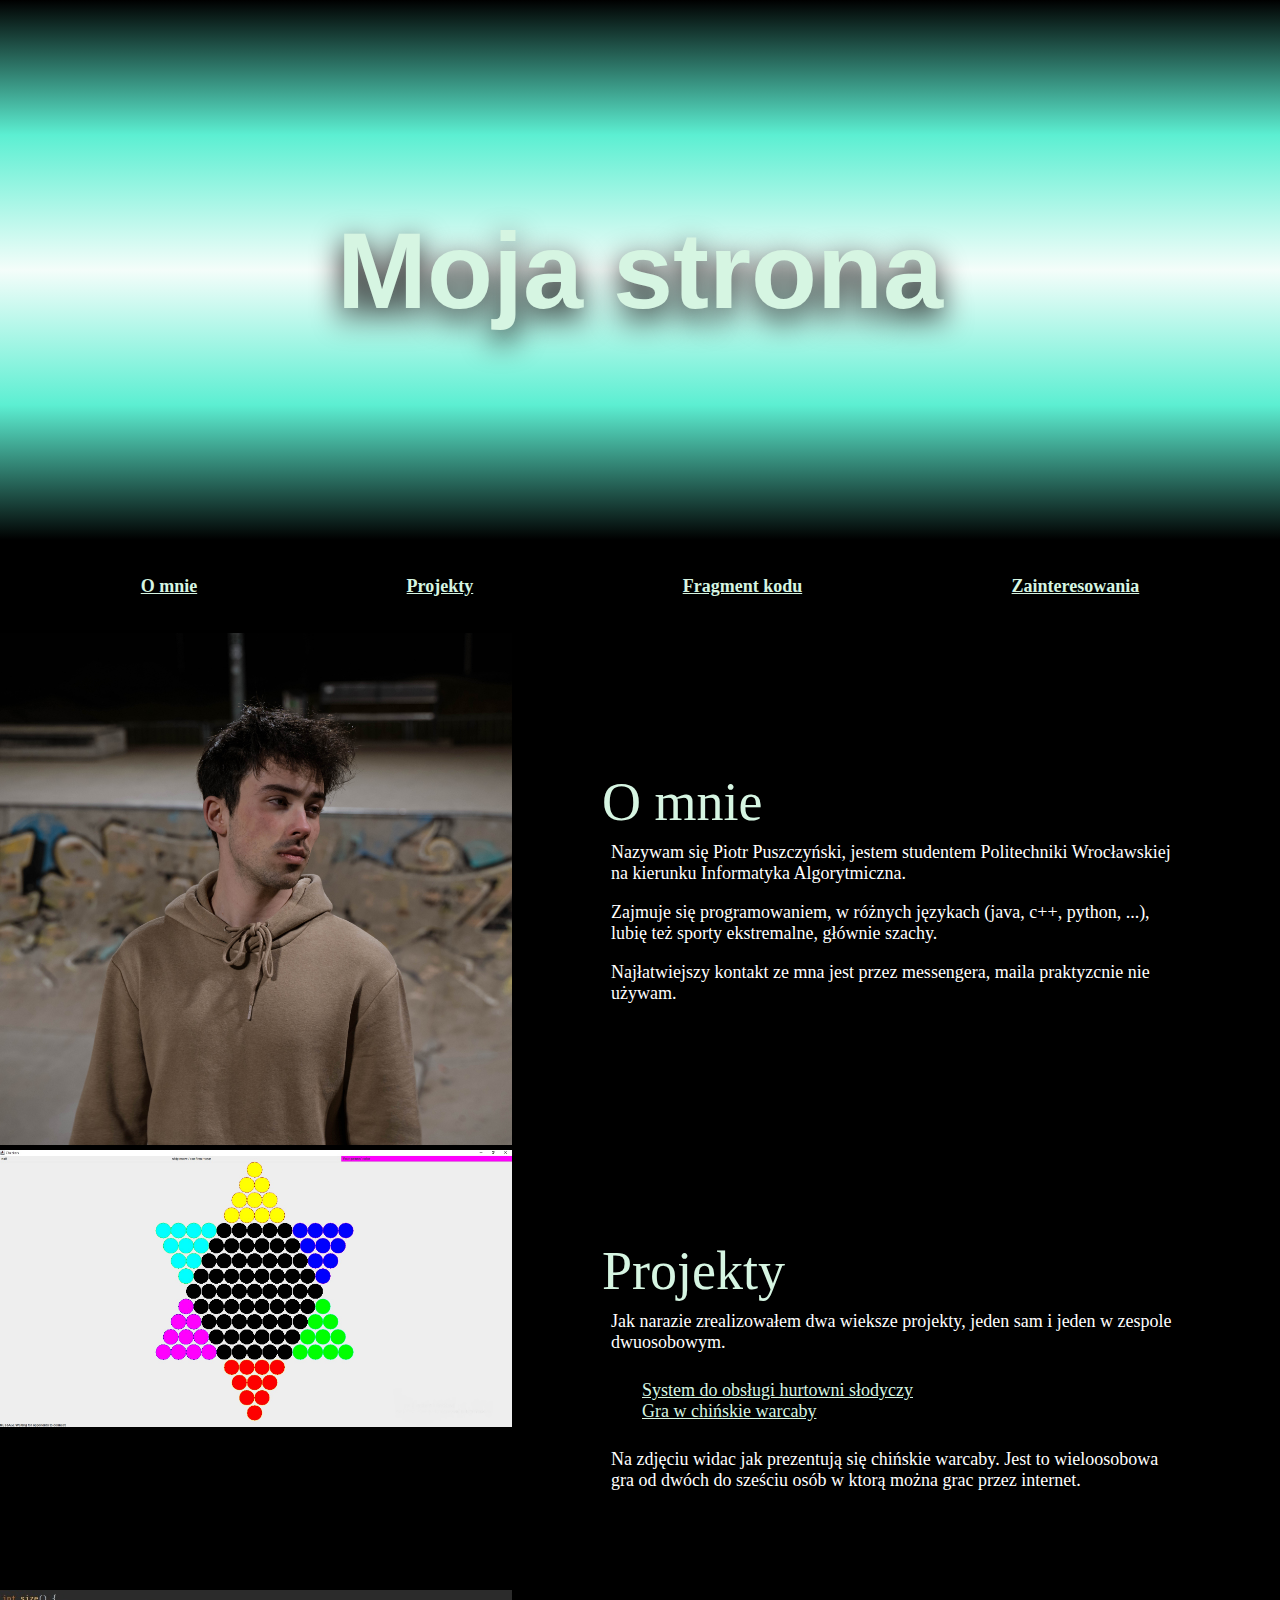
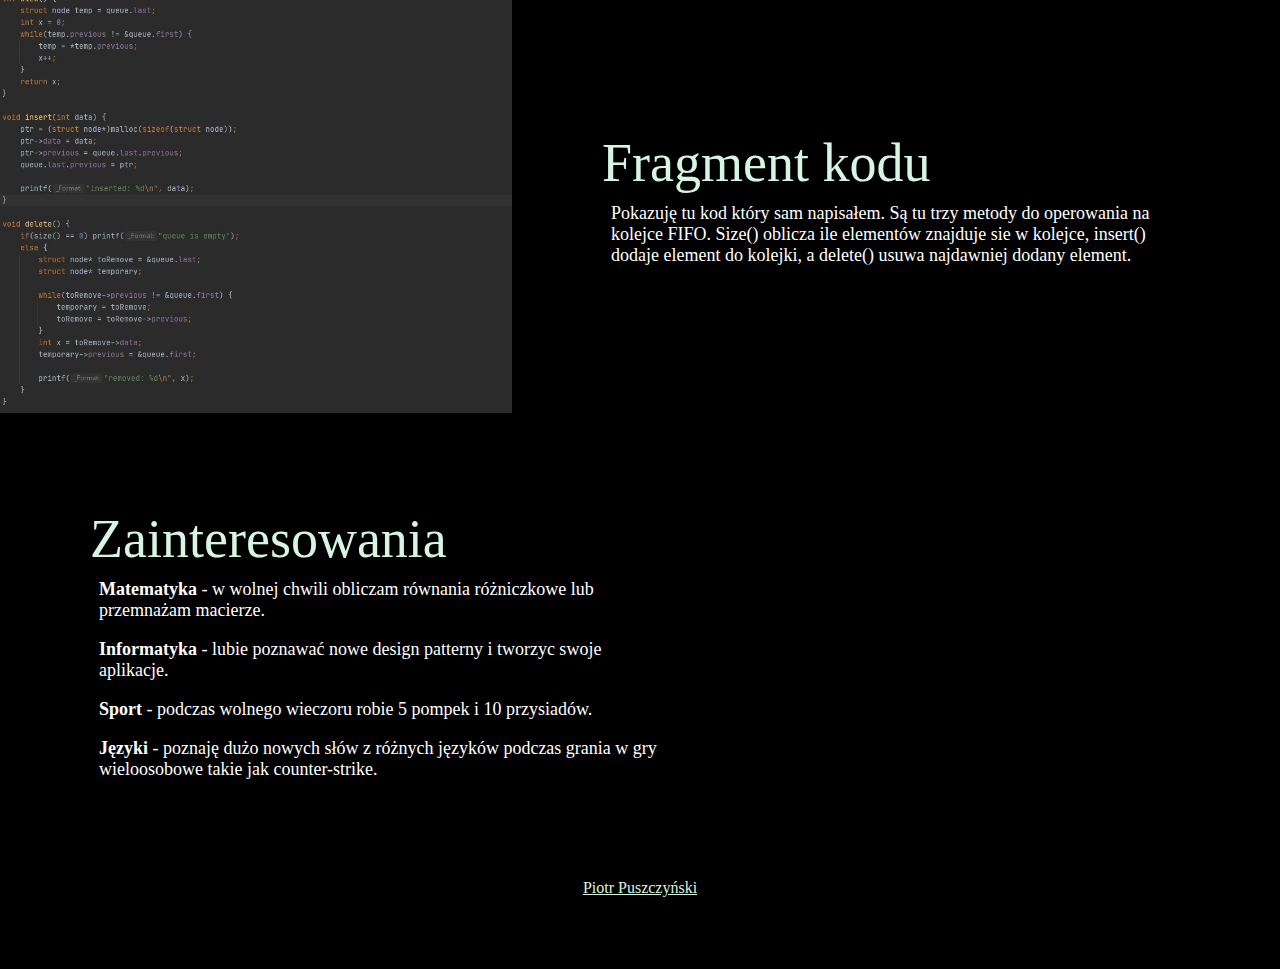
<file: site.html>
<!DOCTYPE html>
<html lang="pl">
<head>
    <meta charset="utf-8">
    <title>Piotr Puszczyński</title>
    <link rel="stylesheet" href="style.css">
    <meta name="viewport" content="width=device-width, initial-scale=1.0">

</head>
<body>
<main>

    <header>
        <h1>Moja strona</h1>
    </header>

    <nav>
        <a href="#about"><b>O mnie</b></a>
        <a href="#projects"><b>Projekty</b></a>
        <a href="#code"><b>Fragment kodu</b></a>
        <a href="#hobbies"><b>Zainteresowania</b></a>
    </nav>

    <section id="about">
        <aside>
            <figure>
                <img src="res/ja.JPG" alt="Photo of me">
            </figure>
        </aside>
        <article>
            <header>O mnie</header>
            <p>
                Nazywam się Piotr Puszczyński, jestem studentem Politechniki Wrocławskiej
                na kierunku Informatyka Algorytmiczna.
            </p>
            <p>
                Zajmuje się programowaniem, w różnych językach (java, c++, python, ...),
                lubię też sporty ekstremalne, głównie szachy.
            </p>
            <p>
                Najłatwiejszy kontakt ze mna jest przez messengera,
                maila praktyzcnie nie używam.
            </p>
        </article>
    </section>

    <section id="projects">
        <aside>
            <figure>
                <img src="res/program.jpg" alt="My chinese checkers app">
            </figure>
        </aside>
        <article>
            <header>Projekty</header>
            <p>Jak narazie zrealizowałem dwa wieksze projekty, jeden sam i jeden w zespole dwuosobowym.</p>
            <ul>
                <li>
                    <a href="https://github.com/tofiljr6/WillyWonka">
                        System do obsługi hurtowni słodyczy
                    </a>
                </li>
                <li>
                    <a href="https://github.com/piotrekpuszczynski/checkers">
                        Gra w chińskie warcaby
                    </a>
                </li>
            </ul>
            <p>
                Na zdjęciu widac jak prezentują się chińskie warcaby. Jest to wieloosobowa gra od dwóch do sześciu osób
                w ktorą można grac przez internet.
            </p>
        </article>
    </section>

    <section id="code">
        <aside>
            <figure>
                <img src="res/kod.jpg" alt="My fragment of code">
            </figure>
        </aside>
        <article>
            <header>Fragment kodu</header>
            <p>
                Pokazuję tu kod który sam napisałem. Są tu trzy metody do operowania na kolejce FIFO.
                Size() oblicza ile elementów znajduje sie w kolejce, insert() dodaje element do kolejki,
                a delete() usuwa najdawniej dodany element.
            </p>
        </article>
    </section>

    <section id="hobbies">
        <article>
            <header>Zainteresowania</header>
            <p>
                <b>Matematyka</b> - w wolnej chwili obliczam równania różniczkowe lub przemnażam macierze.
            </p>
            <p>
                <b>Informatyka</b> - lubie poznawać nowe design patterny i tworzyc swoje aplikacje.
            </p>
            <p>
                <b>Sport</b> - podczas wolnego wieczoru robie 5 pompek i 10 przysiadów.
            </p>
            <p>
                <b>Języki</b> - poznaję dużo nowych słów z różnych języków podczas grania w gry wieloosobowe
                takie jak counter-strike.
            </p>
        </article>
    </section>

    <footer>
        <a href="https://github.com/piotrekpuszczynski">Piotr Puszczyński</a>
    </footer>

</main>
</body>
</html>
</file>
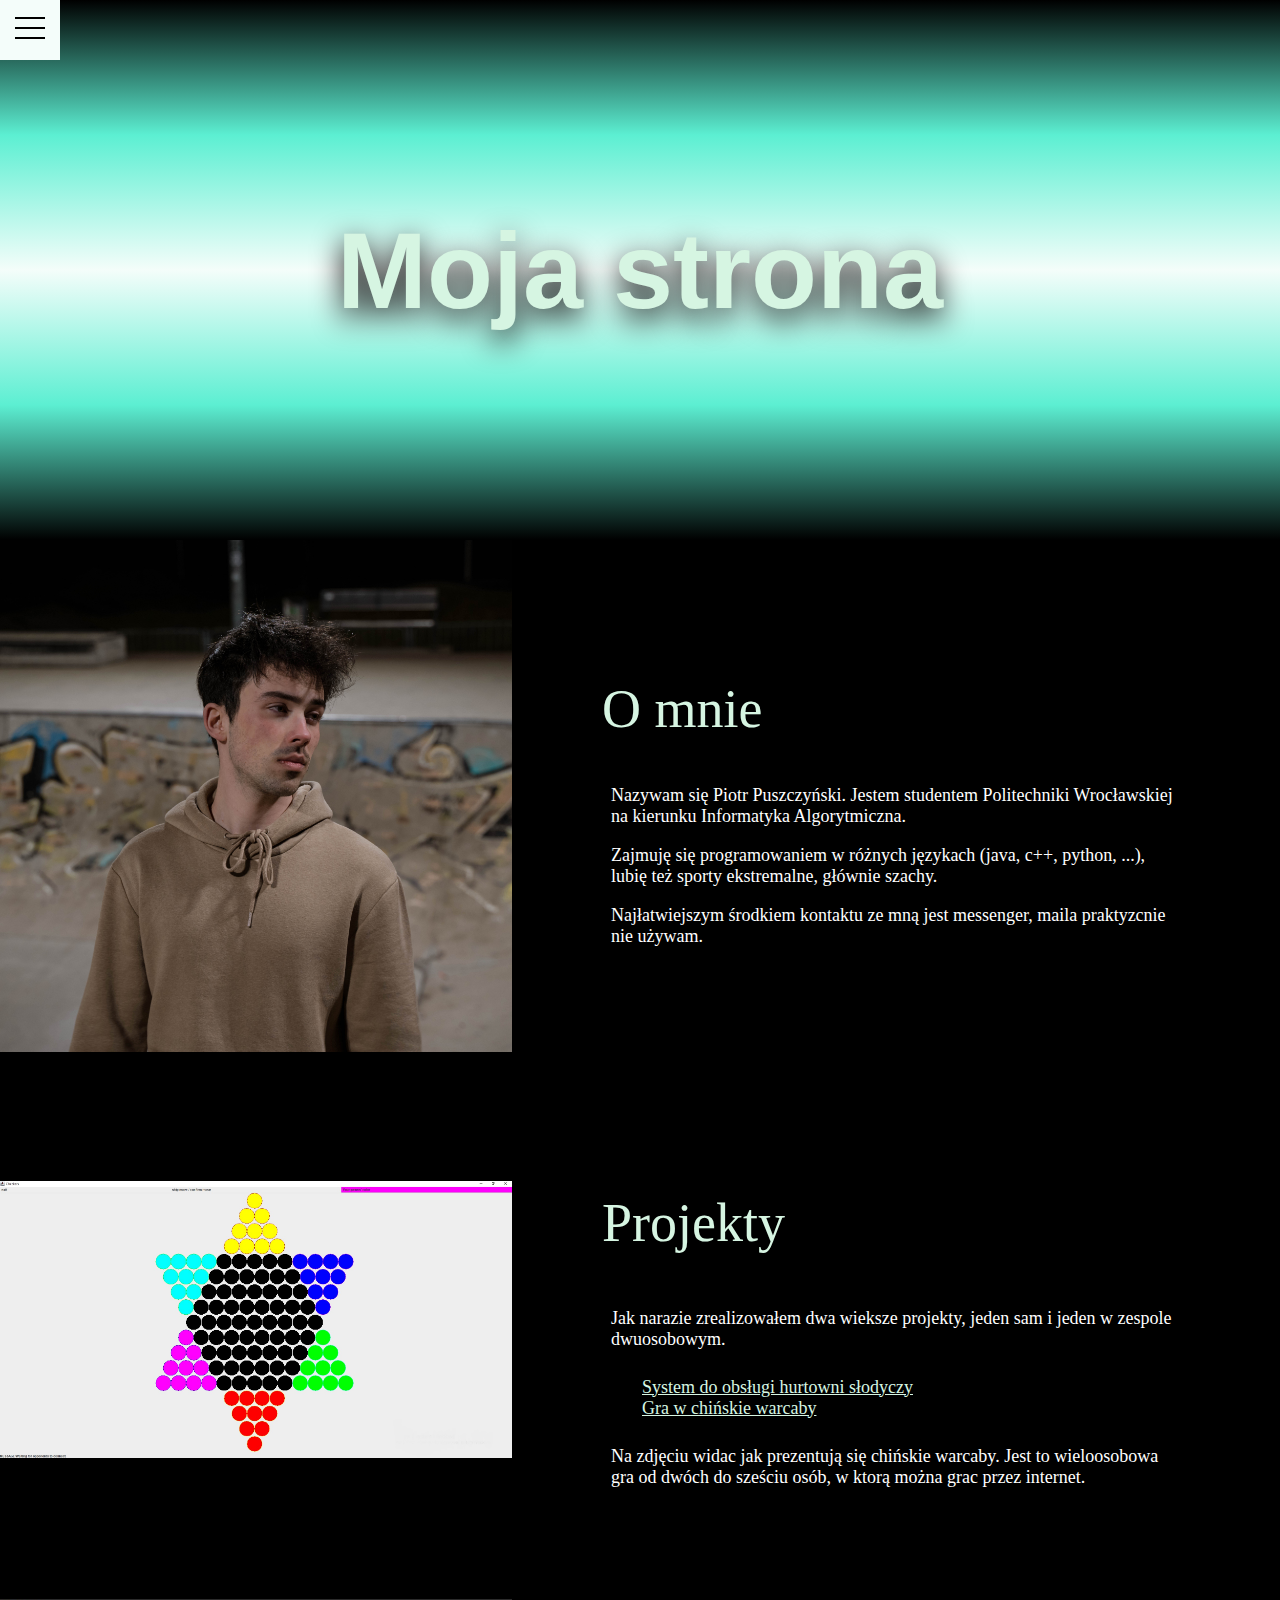
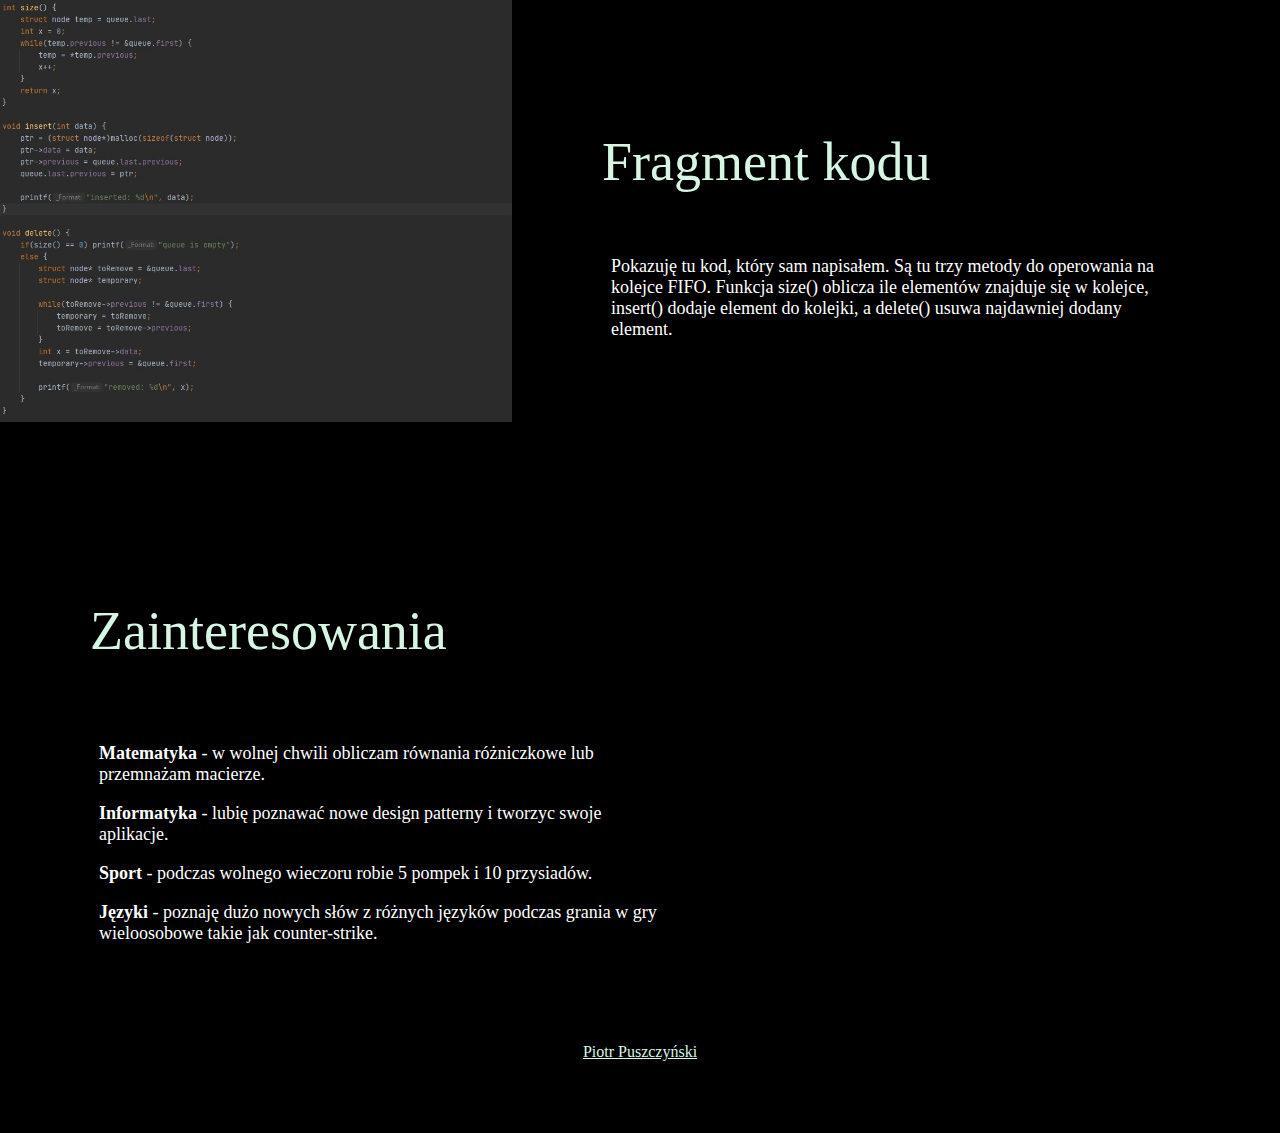
<file: list1/site.html>
<!DOCTYPE html>
<html lang="pl">
<head>
    <meta charset="utf-8">
    <title>Piotr Puszczyński</title>
    <link rel="stylesheet" href="style.css">
    <meta name="viewport" content="width=device-width, initial-scale=1.0">

</head>
<body>
<main>

    <header>
        <h1>Moja strona</h1>
    </header>

    <div id="menu" class="menu">
        <span></span>
        <span></span>
        <span></span>
    </div>
    <div id="menuBar" class="menuBar">
        <ul>
            <li><a href="#about">O mnie</a></li>
            <li><a href="#projects">Projekty</a></li>
            <li><a href="#code">Fragment kodu</a></li>
            <li><a href="#hobbies">Zainteresowania</a></li>
        </ul>
    </div>

    <script src="script.js"></script>
    <noscript>
        <link rel="stylesheet" href="noScriptStyle.css">
    </noscript>

    <!--<nav>
        <a href="#about"><b>O mnie</b></a>
        <a href="#projects"><b>Projekty</b></a>
        <a href="#code"><b>Fragment kodu</b></a>
        <a href="#hobbies"><b>Zainteresowania</b></a>
    </nav>-->

    <section id="about">
        <aside>
            <figure>
                <img src="res/ja.JPG" alt="Photo of me">
            </figure>
        </aside>
        <article>
            <h1>O mnie</h1>
            <p>
                Nazywam się Piotr Puszczyński. Jestem studentem Politechniki Wrocławskiej
                na kierunku Informatyka Algorytmiczna.
            </p>
            <p>
                Zajmuję się programowaniem w różnych językach (java, c++, python, ...),
                lubię też sporty ekstremalne, głównie szachy.
            </p>
            <p>
                Najłatwiejszym środkiem kontaktu ze mną jest messenger,
                maila praktyzcnie nie używam.
            </p>
        </article>
    </section>

    <section id="projects">
        <aside>
            <figure>
                <img src="res/program.jpg" alt="My chinese checkers app">
            </figure>
        </aside>
        <article>
            <h2>Projekty</h2>
            <p>Jak narazie zrealizowałem dwa wieksze projekty, jeden sam i jeden w zespole dwuosobowym.</p>
            <ul>
                <li>
                    <a href="https://github.com/tofiljr6/WillyWonka">
                        System do obsługi hurtowni słodyczy
                    </a>
                </li>
                <li>
                    <a href="https://github.com/piotrekpuszczynski/checkers">
                        Gra w chińskie warcaby
                    </a>
                </li>
            </ul>
            <p>
                Na zdjęciu widac jak prezentują się chińskie warcaby. Jest to wieloosobowa gra od dwóch do sześciu osób,
                w ktorą można grac przez internet.
            </p>
        </article>
    </section>

    <section id="code">
        <aside>
            <figure>
                <img src="res/kod.jpg" alt="My fragment of code">
            </figure>
        </aside>
        <article>
            <h3>Fragment kodu</h3>
            <p>
                Pokazuję tu kod, który sam napisałem. Są tu trzy metody do operowania na kolejce FIFO.
                Funkcja size() oblicza ile elementów znajduje się w kolejce, insert() dodaje element do kolejki,
                a delete() usuwa najdawniej dodany element.
            </p>
        </article>
    </section>

    <section id="hobbies">
        <article>
            <h4>Zainteresowania</h4>
            <p>
                <b>Matematyka</b> - w wolnej chwili obliczam równania różniczkowe lub przemnażam macierze.
            </p>
            <p>
                <b>Informatyka</b> - lubię poznawać nowe design patterny i tworzyc swoje aplikacje.
            </p>
            <p>
                <b>Sport</b> - podczas wolnego wieczoru robie 5 pompek i 10 przysiadów.
            </p>
            <p>
                <b>Języki</b> - poznaję dużo nowych słów z różnych języków podczas grania w gry wieloosobowe
                takie jak counter-strike.
            </p>
        </article>
    </section>

    <footer>
        <a href="https://github.com/piotrekpuszczynski">Piotr Puszczyński</a>
    </footer>

</main>
</body>
</html>
</file>
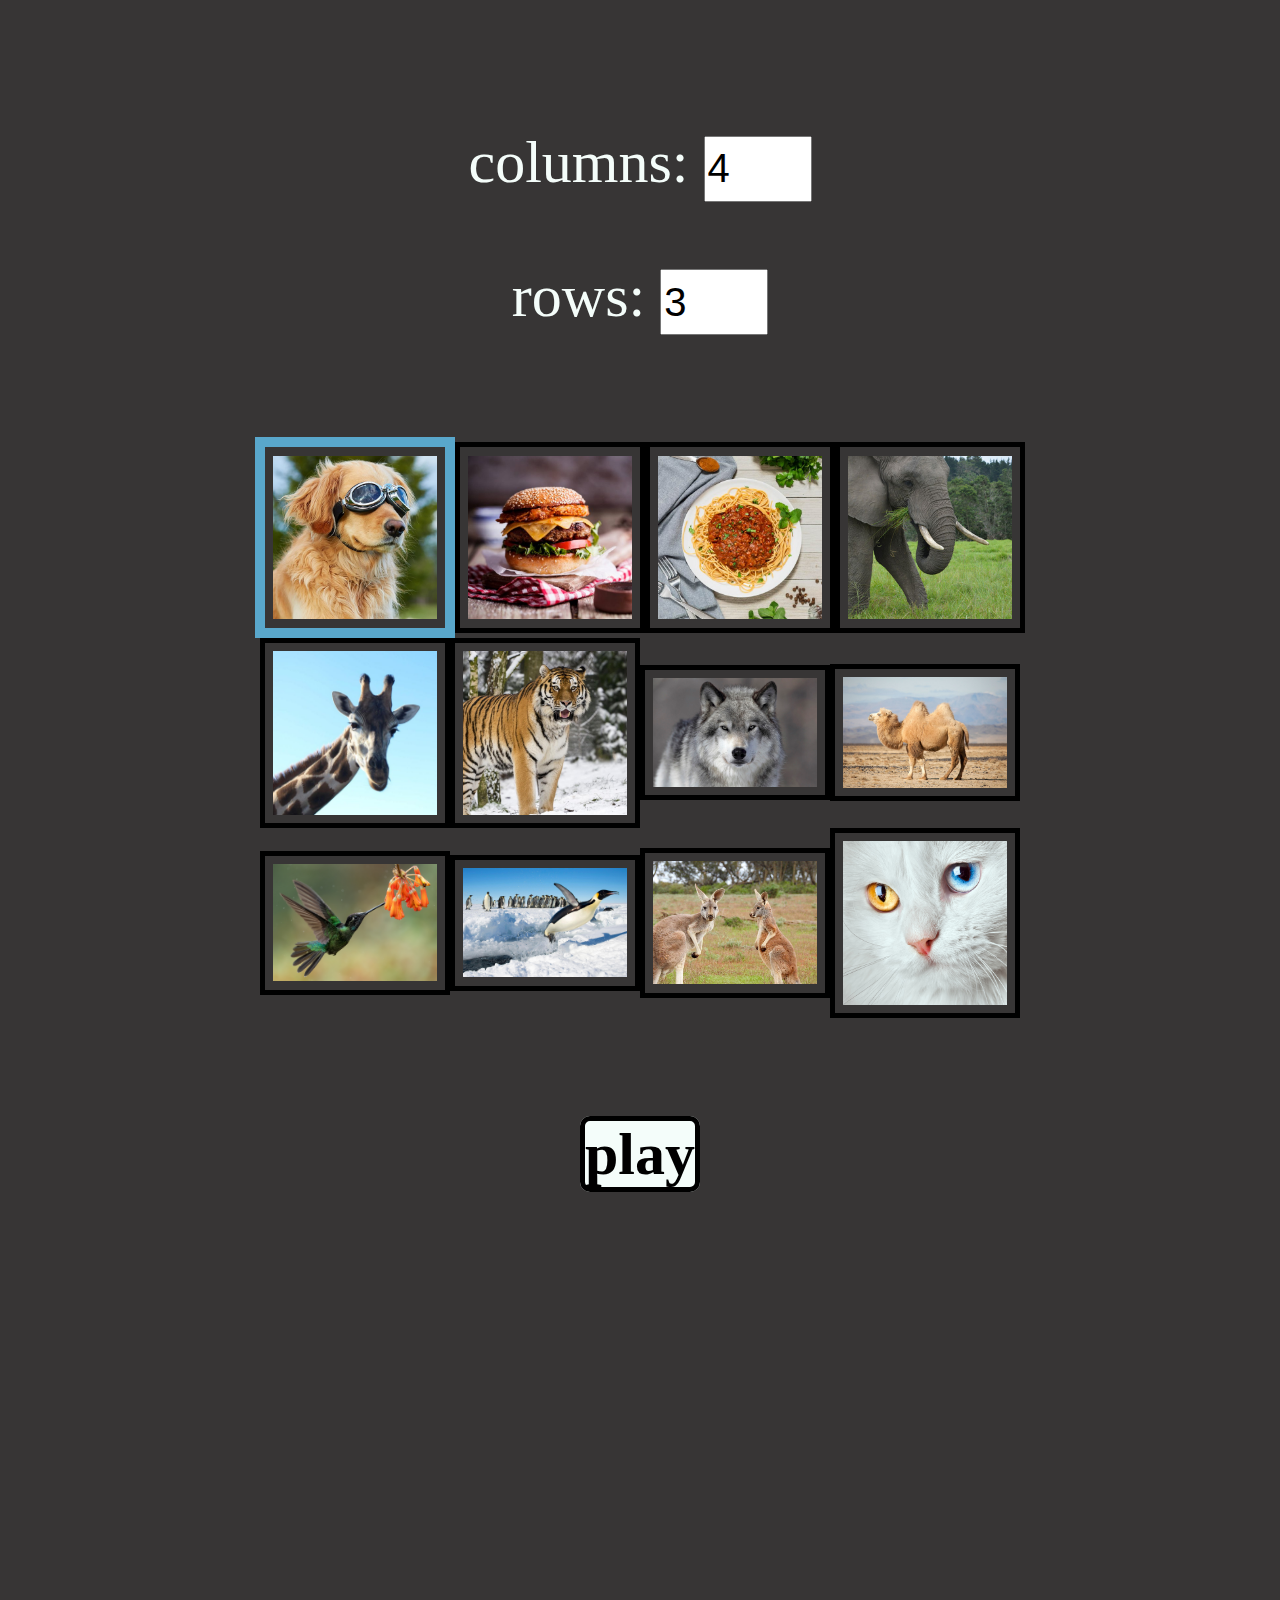
<file: lista2/game.html>
<!DOCTYPE html>
<html lang="en">
<head>
    <meta charset="UTF-8">
    <title>Game</title>
    <link rel="stylesheet" href="gameStyle.css">
    <script src="gameJS.js"></script>
</head>
<body>
    <label for="columns">columns: </label><input type="number" id="columns" min="1" max="12" required="required" value="4">
    <p></p>
    <label for="rows">rows: </label><input type="number" id="rows" min="1" max="12" required="required" value="3">
    <div id="images"></div>

    <a id="confirm" href="#canvas"><b>play</b></a>

    <p></p>
    <canvas id="canvas"></canvas>
    <label id="state"></label>
</body>
</html>
</file>
<file: style.css>
:root {

    --primary-color: #5cefd2;
    --secondary-color: #f4fdfa;
    --third-color: #000000;
    --primary-accent-color: #000000;
    --second-accent-color: #d6f5e2;

    --padding-low: 1vh;
    --padding-high: 4vh;

    --nav-height: 10vh;

}

body {
    font-family: Tahoma, serif;
    margin: 0;
}

* {
    box-sizing: border-box;
    background-color: black;
}

main > header {
    display: flex;
    justify-content: center;
    align-items: center;
    text-align: center;
    background-image: linear-gradient(var(--third-color), var(--primary-color), var(--secondary-color), var(--primary-color), var(--third-color));
    height: 60vh;
}

main > header > h1 {
    color: var(--second-accent-color);
    font-size: 12vh;
    text-shadow: 0 10px 30px var(--primary-accent-color);
    font-family: Garamond, sans-serif;
    background-color: linear-gradient(var(--third-color), var(--primary-color), var(--secondary-color), var(--primary-color), var(--third-color));
}

nav {
    padding: var(--padding-high);
    background-color: black;
    display: flex;
    flex-direction: row;
    justify-content: space-around;
    flex-wrap: wrap;
    font-size: 2vh;
}

footer {
    min-height: var(--nav-height);
    justify-content: center;
    align-items: center;
    text-align: center;
}

a {
    color: var(--second-accent-color);
}

a:hover{
    color: var(--primary-color);
}


section {
    display: flex;
    font-size: 2vh;
}

aside, article {
    width: 50%;
}

aside {
    height: 50%;

}

article {
    padding: var(--nav-height);
    display: flex;
    flex-flow: column;
    justify-content: center;
}

article > header {
    color: var(--second-accent-color);
    font-size: 6vh;
    font-weight: normal;
}

section > article > p {
    margin: var(--padding-low);
    color: white;
}

section > aside > figure {
    height: 100%;
    margin: 0;
}

section > aside > figure > img {
    height: 100%;
    width: 100%;
}

@media only screen and (max-width: 1400px) {

    section > article {
        width: 60%;
    }

    section > aside {
        width: 40%;
        height: 40%;
    }
}

@media only screen and (max-width: 1100px) {
    section {
        flex-flow: column;
    }

    section > aside {
        width: 100%;
        height: 100%;
    }

    section > article {
        width: 100%;
        height: 40%;
    }
}
</file>
<file: list1/style.css>
:root {

    --primary-color: #5cefd2;
    --secondary-color: #f4fdfa;
    --third-color: #000000;
    --primary-accent-color: #000000;
    --second-accent-color: #d6f5e2;

    --padding-low: 1vh;
    --padding-high: 4vh;

    --nav-height: 10vh;

}

body {
    font-family: Tahoma, serif;
    margin: 0;
}

* {
    box-sizing: border-box;
    background-color: black;
}

main > header {
    display: flex;
    justify-content: center;
    align-items: center;
    text-align: center;
    background-image: linear-gradient(var(--third-color), var(--primary-color), var(--secondary-color), var(--primary-color), var(--third-color));
    height: 60vh;
}

main > header > h1 {
    color: var(--second-accent-color);
    font-size: 12vh;
    text-shadow: 0 10px 30px var(--primary-accent-color);
    font-family: Garamond, sans-serif;
    background-color: linear-gradient(var(--third-color), var(--primary-color), var(--secondary-color), var(--primary-color), var(--third-color));
}

nav {
    padding: var(calc(--padding-high * 2));
    background-color: black;
    display: flex;
    flex-direction: row;
    justify-content: space-around;
    flex-wrap: wrap;
    font-size: 2vh;
}

footer {
    min-height: var(--nav-height);
    justify-content: center;
    align-items: center;
    text-align: center;
}

a {
    color: var(--second-accent-color);
}

a:hover{
    color: var(--primary-color);
}


section {
    display: flex;
    font-size: 2vh;
}

aside, article {
    width: 50%;
}

aside {
    height: 50%;
    display: block;
    margin-top: auto;
    margin-bottom: auto;
}

article {
    padding: var(--nav-height);
    display: flex;
    flex-flow: column;
    justify-content: center;
}

article > h1, article > h2, article > h3, article > h4  {
    color: var(--second-accent-color);
    font-size: 6vh;
    font-weight: normal;
}

section > article > p {
    margin: var(--padding-low);
    color: white;
}

section > aside > figure {
    height: 100%;
    margin: 0;
}

section > aside > figure > img {
    height: 100%;
    width: 100%;
}

@media only screen and (max-width: 1400px) {

    section > article {
        width: 60%;
    }

    section > aside {
        width: 40%;
        height: 40%;
    }
}

@media only screen and (max-width: 1100px) {
    section {
        flex-flow: column;
    }

    section > aside {
        width: 100%;
        height: 100%;
    }

    section > article {
        width: 100%;
        height: 40%;
    }
}




div.menuBar {
    position: fixed;
    top: 0;
    left: 0;
    width: 100%;
    height: 60px;
    background-color: var(--secondary-color);
    box-sizing: border-box;
    transform: translateX(-100%);
}

div.menuBar.active {
    transform: translateX(0%);
}

div.menuBar > ul {
    display: flex;
    margin: 0;
    padding: 0;
    float: right;

}
div.menuBar > ul > li {
    list-style: none;
}
div.menuBar > ul > li > a {
    line-height: 60px;
    margin: 0;
    text-decoration: none;
    padding: 0 20px;
    display: block;
    background-color: var(--secondary-color);
    color: var(--third-color);
    font-weight: bold;
}

div.menuBar > ul > li > a:hover {
    background-color: var(--third-color);
    color: var(--secondary-color);
}

div.menu {
    position: fixed;
    top: 0;
    left: 0;
    width: 60px;
    height: 60px;
    background-color: var(--secondary-color);
    cursor: pointer;
    z-index: 1;
    box-sizing: border-box;
}

div.menu > span {
    position: absolute;
    width: 30px;
    height: 2px;
    background-color: var(--third-color);
    display: block;
    top: 45%;
    left: 25%;
}
div.menu > span:nth-child(1) {
    transform: translateY(-10px);
}
div.menu > span:nth-child(2) {
    transform: translateY(10px);
}

@media only screen and (max-width: 700px) {
    div.menuBar > ul {
        display: inherit;
        width: 100%;
        text-align: right;
    }
}
</file>
<file: list1/noScriptStyle.css>
div.menuBar {
    transform: translateX(0%) translateY(-60px);
}
div.menu {
    visibility: hidden;
}
body {
    transform: translateY(60px);
}

@media only screen and (max-width: 700px) {
    div.menuBar {
        transform: translateY(calc(-4 * 60px));
    }
    body {
        transform: translateY(calc(4 * 60px));
    }
}
</file>
<file: lista2/gameStyle.css>
:root {

    --primary-color: #000000;
    --secondary-color: #f4fdfa;
    --third-color: #373535;
    --hover-color: #999359;
    --clicked-color: #59a7cb;

}

body {
    font-family: Candara, serif;
    margin: 0;
    background-color: var(--third-color);
    font-size: 60px;
    text-align: center;
    align-items: center;
    justify-content: center;
    padding: 10%;
    box-sizing: border-box;
    color: var(--secondary-color);
}

input {
    height: 60px;
    width: 100px;
    font-size: 40px;
}

div {
    display: flex;
    padding: 10%;
    width: 80%;
    height: 50%;
    flex-wrap: wrap;
    align-items: center;
    justify-content: center;
}

img {
    padding: 1%;
    width: 20%;
    height: 20%;
    max-height: 200px;
    max-width: 200px;
    display: block;
    border: 5px solid var(--primary-color);
}

div > img:hover {
    border: 5px solid var(--hover-color);
}

img[chosen] {
    border: 10px solid var(--clicked-color);
}

a {
    width: auto;
    text-decoration: none;
    color: var(--primary-color);
    border: 5px solid var(--primary-color);
    background-color: var(--secondary-color);
    border-radius: 10px;
}

canvas {
    display: block;
    margin-left: auto;
    margin-right: auto;
    margin-top: 10%;

    height: 100%;
    width: 100%;
    max-height: 900px;
    max-width: 900px;
}

#state {
    padding-top: 5%;
    font-size: 30px;
}
</file>
